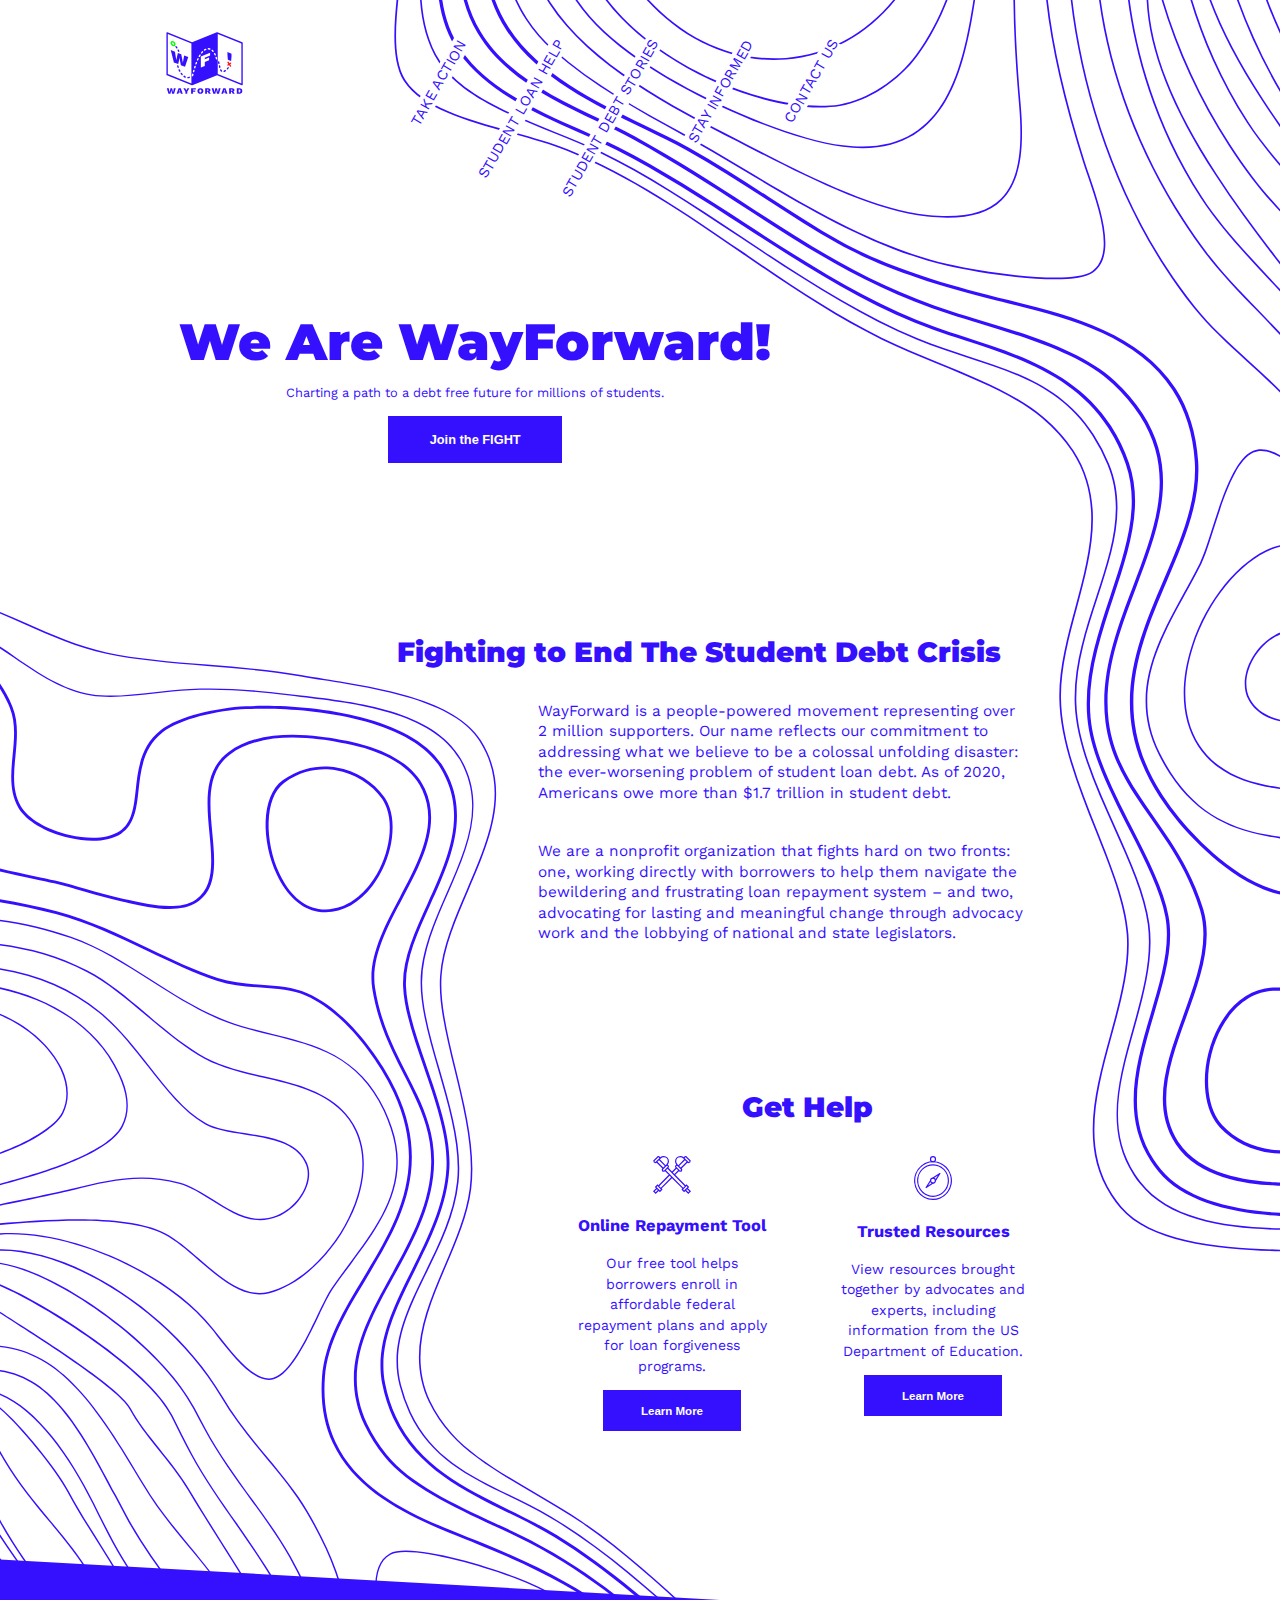
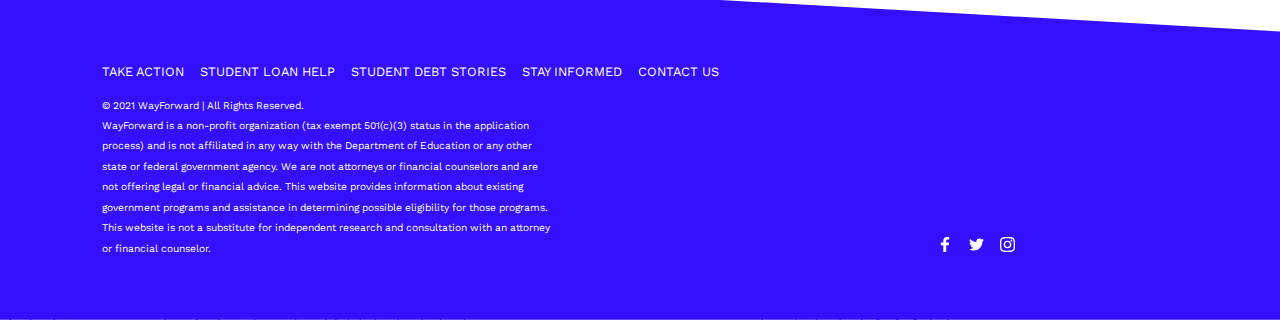
<file: index.html>
<!DOCTYPE html>
<html lang="en">

<head>
  <meta charset="UTF-8">
  <meta http-equiv="X-UA-Compatible" content="IE=edge">
  <meta name="viewport" content="width=device-width, initial-scale=1.0">
  <link rel="stylesheet" href="styles/styles.css">
  <link rel="stylesheet" href="styles/styles-small.css" media="screen and (max-width: 575px)">
  <link rel="stylesheet" href="styles/styles-large.css" media="screen and (min-width: 576px)">
  <link rel="stylesheet" href="styles/home-styles.css" media="screen and (min-width: 576px)">
  <title>Way Forward!</title>
</head>

<body>
  <div class="content">
    <header>
      <nav>
        <div class="menu-wrap">
          <a href="index.html"><img src="assets/logo-transparent-revised.svg" alt="WayForward!" /></a>
          <input type="checkbox" class="toggle">
          <div class="hamburger">
            <div></div>
          </div>
          <div class="menu-nav">
            <div>
              <div>
                <ul class="menu">
                  <li><a href="take-action.html">take action</a></li>
                  <li><a href="student-loan-help.html">student loan help</a></li>
                  <li><a href="student-debt-stories.html">student debt stories</a></li>
                  <li><a href="stay-informed.html">stay informed</a></li>
                  <li><a href="contact-us.html">contact us</a></li>
                </ul>
              </div>
            </div>
          </div>
        </div>
      </nav>
    </header>

    <main>
      <section class="hero call-to-action">
        <h1>We Are WayForward!</h1>
        <h3>Charting a path to a debt free future for millions of students.</h3>

        <a href="take-action.html">
          <button>Join the FIGHT</button>
        </a>
      </section>

      <section class="main">
        <h2 class="subheader-index-1">Fighting to End The Student Debt Crisis</h2>

        <p class="p-index">
          WayForward is a people-powered movement representing over 2 million
          supporters. Our name reflects our commitment to addressing what we
          believe to be a colossal unfolding disaster: the ever-worsening problem
          of student loan debt. As of 2020, Americans owe more than $1.7 trillion
          in student debt.
        </p>

        <p class="p-index">
          We are a nonprofit organization that fights hard on two fronts: one,
          working directly with borrowers to help them navigate the bewildering
          and frustrating loan repayment system – and two, advocating for lasting
          and meaningful change through advocacy work and the lobbying of national
          and state legislators.
        </p>

        <h2 class="subheader-index-2">Get Help</h2>

        <div class="resource-index-1 resource call-to-action">
          <img src="assets/trek-pole.svg" alt="trekking poles" />
          <h3>Online Repayment Tool</h3>
          <p>
            Our free tool helps borrowers enroll in affordable federal repayment
            plans and apply for loan forgiveness programs.
          </p>
          <a href="student-loan-help.html">
            <button>Learn More</button>
          </a>
        </div>

        <div class="resource-index-2 resource call-to-action">
          <img src="assets/compass.svg" alt="compass" />
          <h3>Trusted Resources</h3>
          <p>
            View resources brought together by advocates and experts, including
            information from the US Department of Education.
          </p>
          <a href="student-loan-help.html">
            <button>Learn More</button>
          </a>
        </div>
      </section>
    </main>

    <footer>
      <div class="animation">
        <nav>
          <ul>
            <li><a href="take-action.html">take action</a></li>
            <li><a href="student-loan-help.html">student loan help</a></li>
            <li><a href="student-debt-stories.html">student debt stories</a></li>
            <li><a href="stay-informed.html">stay informed</a></li>
            <li><a href="contact-us.html">contact us</a></li>
          </ul>
        </nav>

        <p class="test">
          © 2021 WayForward | All Rights Reserved.<br />
          WayForward is a non-profit organization (tax exempt 501(c)(3) status in
          the application process) and is not affiliated in any way with the
          Department of Education or any other state or federal government agency.
          We are not attorneys or financial counselors and are not offering legal
          or financial advice. This website provides information about existing
          government programs and assistance in determining possible eligibility
          for those programs. This website is not a substitute for independent
          research and consultation with an attorney or financial counselor.
        </p>

        <div class="social">
          <ul>
            <li><a href="#"><img src="assets/facebook-logo.svg" alt="facebook" /></a></li>
            <li><a href="#"><img src="assets/twitter-logo.svg" alt="twitter" /></a></li>
            <li><a href="#"><img src="assets/instagram-logo.svg" alt="instagram" /></a></li>
          </ul>
        </div>
      </div>
    </footer>
  </div>
</body>

</html>
</file>
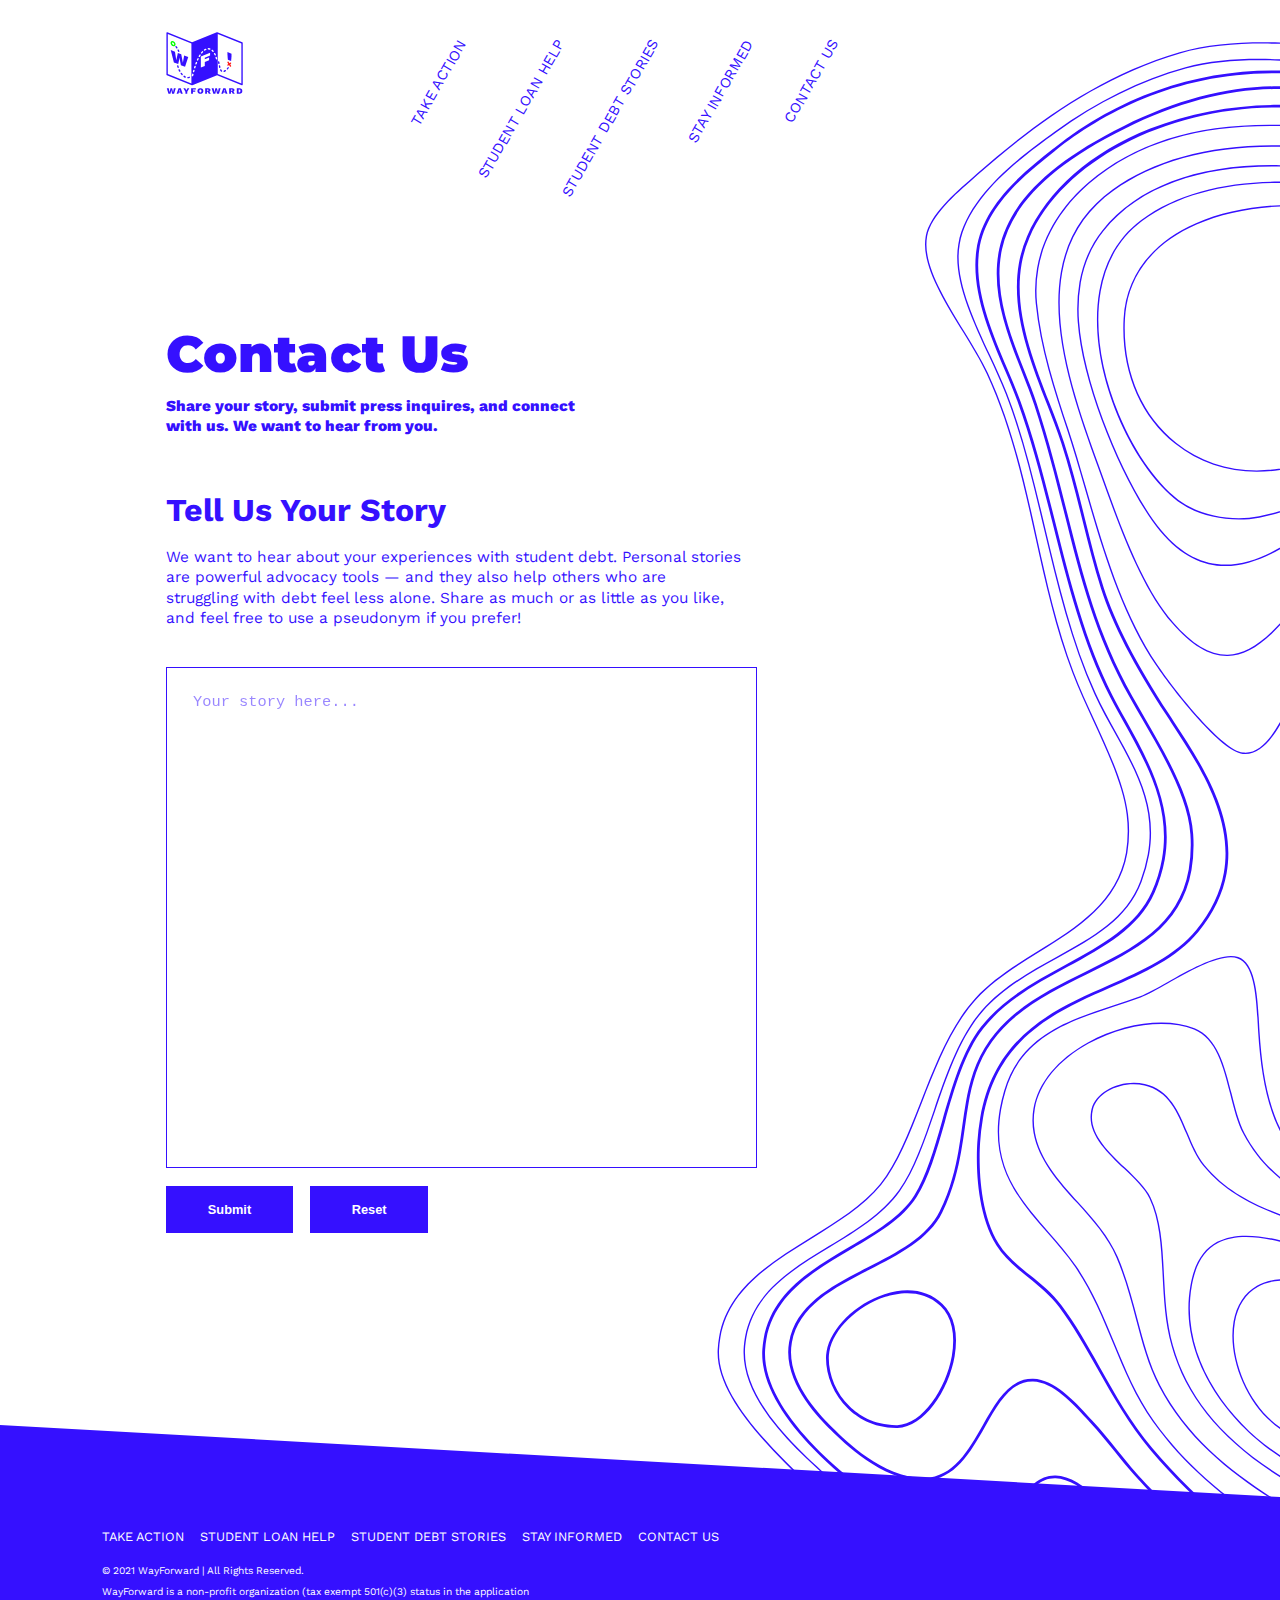
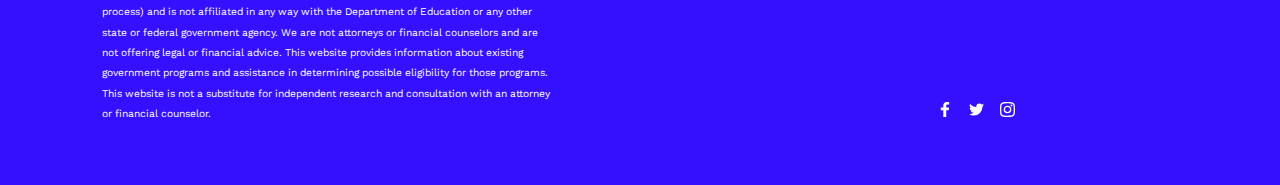
<file: contact-us.html>
<!DOCTYPE html>
<html lang="en">

<head>
    <meta charset="UTF-8">
    <meta http-equiv="X-UA-Compatible" content="IE=edge">
    <meta name="viewport" content="width=device-width, initial-scale=1.0">
    <link rel="stylesheet" href="styles/styles.css">
    <link rel="stylesheet" href="styles/styles-small.css" media="screen and (max-width: 575px)">
    <link rel="stylesheet" href="styles/styles-large.css" media="screen and (min-width: 576px)">
    <link rel="stylesheet" href="styles/contact-us-styles.css" media="screen and (min-width: 576px)">
    <title>WayForward! - Contact Us</title>
</head>

<body>
    <div class="content">
        <header class="flex-container">
            <nav>
                <div class="menu-wrap">
                    <a href="index.html"><img src="assets/logo-transparent-revised.svg" alt="WayForward!" /></a>
                    <input type="checkbox" class="toggle">
                    <div class="hamburger">
                        <div></div>
                    </div>
                    <div class="menu-nav">
                        <div>
                            <div>
                                <ul class="menu">
                                    <li><a href="take-action.html">take action</a></li>
                                    <li><a href="student-loan-help.html">student loan help</a></li>
                                    <li><a href="student-debt-stories.html">student debt stories</a></li>
                                    <li><a href="stay-informed.html">stay informed</a></li>
                                    <li><a href="contact-us.html">contact us</a></li>
                                </ul>
                            </div>
                        </div>
                    </div>
                </div>
            </nav>
        </header>

        <main class="flex-container">
            <section class="hero call-to-action-left">
                <h1>
                    Contact Us
                </h1>

                <h3>
                    Share your story, submit press inquires, and connect with us. We want
                    to hear from you.
                </h3>
            </section>

            <section class="your-story">
                <h2>
                    Tell Us Your Story
                </h2>

                <p>
                    We want to hear about your experiences with student debt. Personal
                    stories are powerful advocacy tools — and they also help others who are
                    struggling with debt feel less alone. Share as much or as little as you
                    like, and feel free to use a pseudonym if you prefer!
                </p>

                <textarea placeholder="Your story here..."></textarea>

                <button>
                    Submit
                </button>
                <button>
                    Reset
                </button>
            </section>
        </main>

        <footer>
            <div class="animation">
                <nav>
                    <ul>
                        <li><a href="take-action.html">take action</a></li>
                        <li><a href="student-loan-help.html">student loan help</a></li>
                        <li><a href="student-debt-stories.html">student debt stories</a></li>
                        <li><a href="stay-informed.html">stay informed</a></li>
                        <li><a href="contact-us.html">contact us</a></li>
                    </ul>
                </nav>
    
                <p>
                    © 2021 WayForward | All Rights Reserved.<br />
                    WayForward is a non-profit organization (tax exempt 501(c)(3) status in
                    the application process) and is not affiliated in any way with the
                    Department of Education or any other state or federal government agency.
                    We are not attorneys or financial counselors and are not offering legal
                    or financial advice. This website provides information about existing
                    government programs and assistance in determining possible eligibility
                    for those programs. This website is not a substitute for independent
                    research and consultation with an attorney or financial counselor.
                </p>
    
                <div class="social">
                    <ul>
                        <li><a href="#"><img src="assets/facebook-logo.svg" alt="facebook" /></a></li>
                        <li><a href="#"><img src="assets/twitter-logo.svg" alt="twitter" /></a></li>
                        <li><a href="#"><img src="assets/instagram-logo.svg" alt="instagram" /></a></li>
                    </ul>
                </div>
            </div>
        </footer>
    </div>
</body>

</html>
</file>
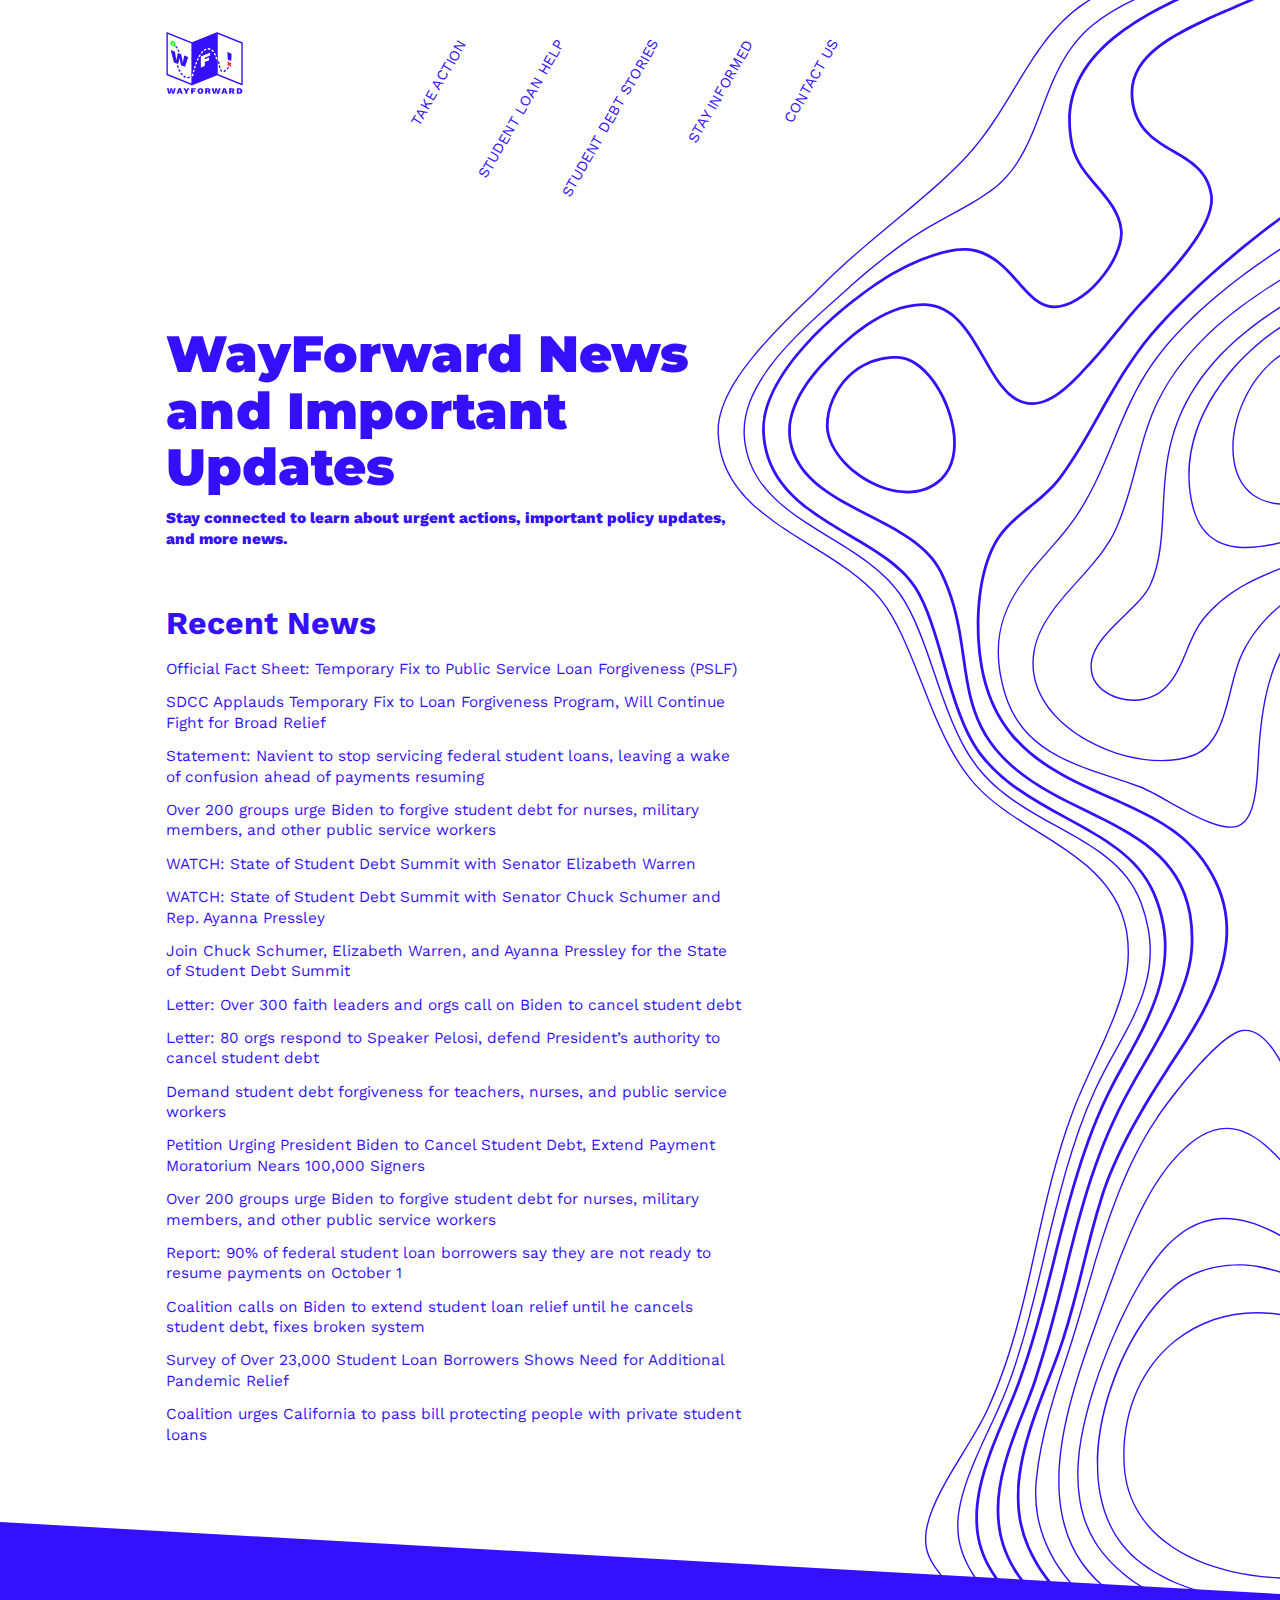
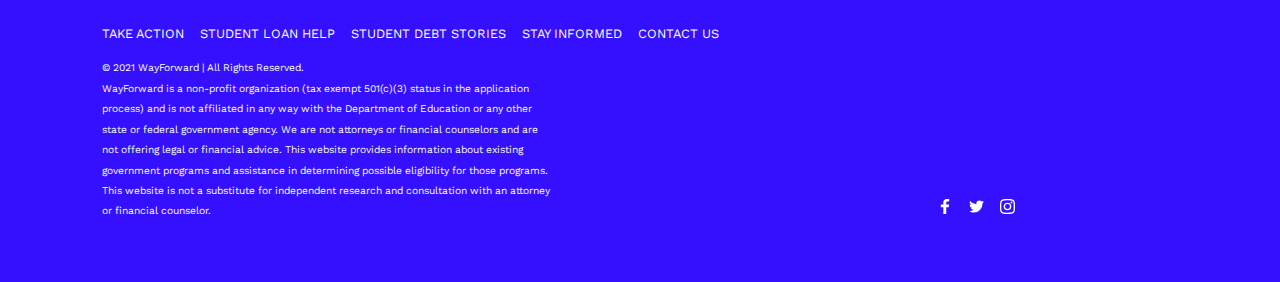
<file: stay-informed.html>
<!DOCTYPE html>
<html lang="en">

<head>
    <meta charset="UTF-8">
    <meta http-equiv="X-UA-Compatible" content="IE=edge">
    <meta name="viewport" content="width=device-width, initial-scale=1.0">
    <link rel="stylesheet" href="styles/styles.css">
    <link rel="stylesheet" href="styles/styles-small.css" media="screen and (max-width: 575px)">
    <link rel="stylesheet" href="styles/styles-large.css" media="screen and (min-width: 576px)">
    <link rel="stylesheet" href="styles/stay-informed-styles.css" media="screen and (min-width: 576px)">
    <title>WayForward! - Stay Informed</title>
</head>

<body>
    <div class="content">
        <header class="flex-container">
            <nav>
                <div class="menu-wrap">
                    <a href="index.html"><img src="assets/logo-transparent-revised.svg" alt="WayForward!" /></a>
                    <input type="checkbox" class="toggle">
                    <div class="hamburger">
                        <div></div>
                    </div>
                    <div class="menu-nav">
                        <div>
                            <div>
                                <ul class="menu">
                                    <li><a href="take-action.html">take action</a></li>
                                    <li><a href="student-loan-help.html">student loan help</a></li>
                                    <li><a href="student-debt-stories.html">student debt stories</a></li>
                                    <li><a href="stay-informed.html">stay informed</a></li>
                                    <li><a href="contact-us.html">contact us</a></li>
                                </ul>
                            </div>
                        </div>
                    </div>
                </div>
            </nav>
        </header>

        <main class="flex-container">
            <section class="hero call-to-action-left">
                <h1>
                    WayForward News and Important Updates
                </h1>

                <h3>
                    Stay connected to learn about urgent actions, important policy
                    updates, and more news.
                </h3>
            </section>

            <section class="news">
                <h2>
                    Recent News
                </h2>

                <ul>
                    <li>
                        Official Fact Sheet: Temporary Fix to Public Service Loan Forgiveness
                        (PSLF)
                    </li>
                    <li>
                        SDCC Applauds Temporary Fix to Loan Forgiveness Program, Will Continue
                        Fight for Broad Relief
                    </li>
                    <li>
                        Statement: Navient to stop servicing federal student loans, leaving a
                        wake of confusion ahead of payments resuming
                    </li>
                    <li>
                        Over 200 groups urge Biden to forgive student debt for nurses,
                        military members, and other public service workers
                    </li>
                    <li>
                        WATCH: State of Student Debt Summit with Senator Elizabeth Warren
                    </li>
                    <li>
                        WATCH: State of Student Debt Summit with Senator Chuck Schumer and
                        Rep. Ayanna Pressley
                    </li>
                    <li>
                        Join Chuck Schumer, Elizabeth Warren, and Ayanna Pressley for the
                        State of Student Debt Summit
                    </li>
                    <li>
                        Letter: Over 300 faith leaders and orgs call on Biden to cancel
                        student debt
                    </li>
                    <li>
                        Letter: 80 orgs respond to Speaker Pelosi, defend President’s
                        authority to cancel student debt
                    </li>
                    <li>
                        Demand student debt forgiveness for teachers, nurses, and public
                        service workers
                    </li>
                    <li>
                        Petition Urging President Biden to Cancel Student Debt, Extend Payment
                        Moratorium Nears 100,000 Signers
                    </li>
                    <li>
                        Over 200 groups urge Biden to forgive student debt for nurses,
                        military members, and other public service workers
                    </li>
                    <li>
                        Report: 90% of federal student loan borrowers say they are not ready
                        to resume payments on October 1
                    </li>
                    <li>
                        Coalition calls on Biden to extend student loan relief until he
                        cancels student debt, fixes broken system
                    </li>
                    <li>
                        Survey of Over 23,000 Student Loan Borrowers Shows Need for Additional
                        Pandemic Relief
                    </li>
                    <li>
                        Coalition urges California to pass bill protecting people with private
                        student loans
                    </li>
                </ul>
            </section>
        </main>

        <footer>
            <div class="animation">
                <nav>
                    <ul>
                        <li><a href="take-action.html">take action</a></li>
                        <li><a href="student-loan-help.html">student loan help</a></li>
                        <li><a href="student-debt-stories.html">student debt stories</a></li>
                        <li><a href="stay-informed.html">stay informed</a></li>
                        <li><a href="contact-us.html">contact us</a></li>
                    </ul>
                </nav>

                <p>
                    © 2021 WayForward | All Rights Reserved.<br />
                    WayForward is a non-profit organization (tax exempt 501(c)(3) status in
                    the application process) and is not affiliated in any way with the
                    Department of Education or any other state or federal government agency.
                    We are not attorneys or financial counselors and are not offering legal
                    or financial advice. This website provides information about existing
                    government programs and assistance in determining possible eligibility
                    for those programs. This website is not a substitute for independent
                    research and consultation with an attorney or financial counselor.
                </p>

                <div class="social">
                    <ul>
                        <li><a href="#"><img src="assets/facebook-logo.svg" alt="facebook" /></a></li>
                        <li><a href="#"><img src="assets/twitter-logo.svg" alt="twitter" /></a></li>
                        <li><a href="#"><img src="assets/instagram-logo.svg" alt="instagram" /></a></li>
                    </ul>
                </div>
            </div>
        </footer>
    </div>
</body>

</html>
</file>
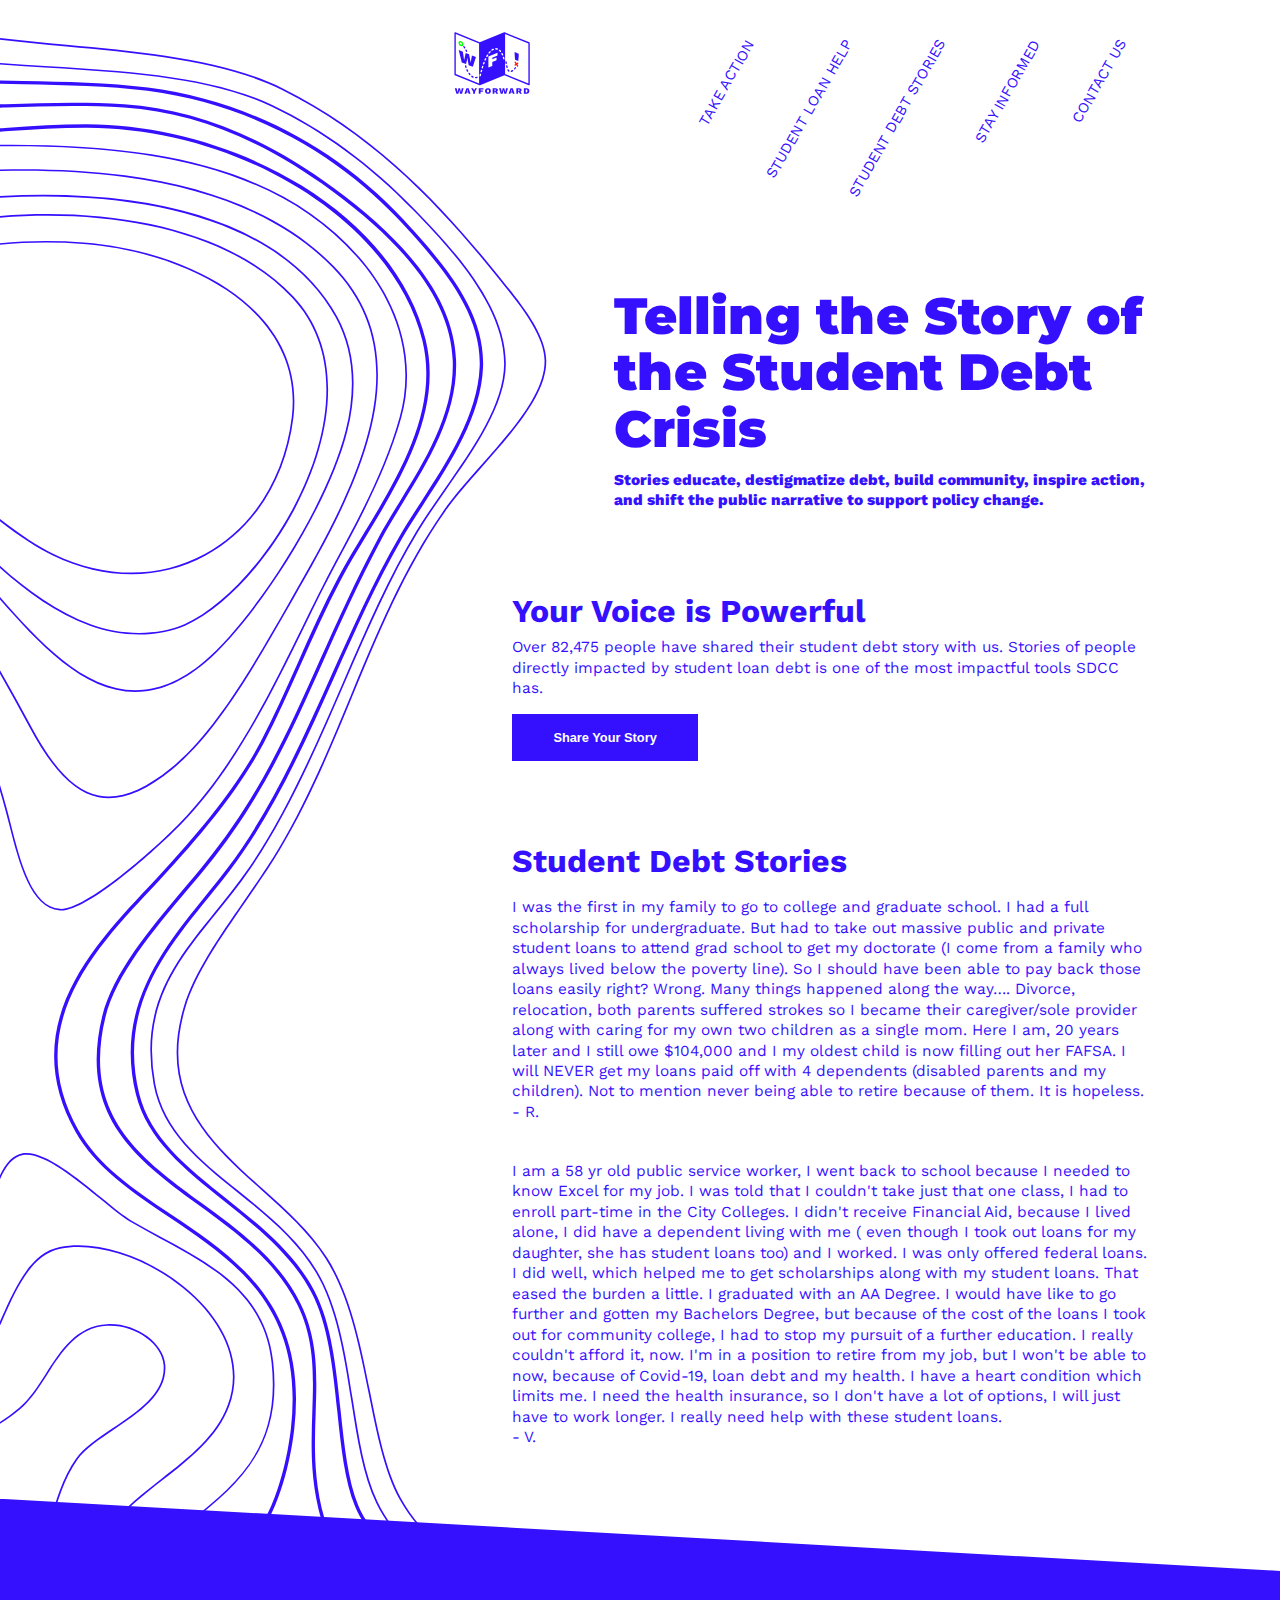
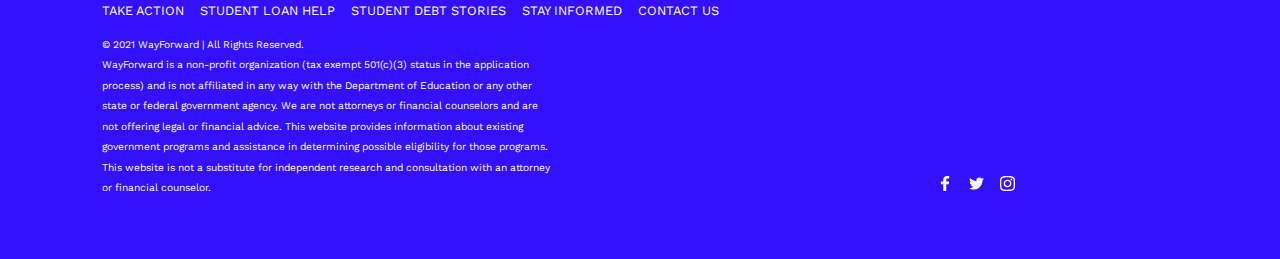
<file: student-debt-stories.html>
<!DOCTYPE html>
<html lang="en">

<head>
    <meta charset="UTF-8">
    <meta http-equiv="X-UA-Compatible" content="IE=edge">
    <meta name="viewport" content="width=device-width, initial-scale=1.0">
    <link rel="stylesheet" href="styles/styles.css">
    <link rel="stylesheet" href="styles/styles-small.css" media="screen and (max-width: 575px)">
    <link rel="stylesheet" href="styles/styles-large.css" media="screen and (min-width: 576px)">
    <link rel="stylesheet" href="styles/student-debt-stories-styles.css" media="screen and (min-width: 576px)">
    <title>WayForward! - Student Debt Stories</title>
</head>

<body>
    <div class="content">
        <header class="flex-container">
            <nav>
                <div class="menu-wrap">
                    <a href="index.html"><img src="assets/logo-transparent-revised.svg" alt="WayForward!" /></a>
                    <input type="checkbox" class="toggle">
                    <div class="hamburger">
                        <div></div>
                    </div>
                    <div class="menu-nav">
                        <div>
                            <div>
                                <ul class="menu">
                                    <li><a href="take-action.html">take action</a></li>
                                    <li><a href="student-loan-help.html">student loan help</a></li>
                                    <li><a href="student-debt-stories.html">student debt stories</a></li>
                                    <li><a href="stay-informed.html">stay informed</a></li>
                                    <li><a href="contact-us.html">contact us</a></li>
                                </ul>
                            </div>
                        </div>
                    </div>
                </div>
            </nav>
        </header>

        <main class="flex-container">
            <section class="hero call-to-action-left">
                <h1>
                    Telling the Story of the Student Debt Crisis
                </h1>

                <h3>
                    Stories educate, destigmatize debt, build community, inspire action,
                    and shift the public narrative to support policy change.
                </h3>
            </section>

            <section class="voice">
                <h2>
                    Your Voice is Powerful
                </h2>

                <p>
                    Over 82,475 people have shared their student debt story with us. Stories
                    of people directly impacted by student loan debt is one of the most
                    impactful tools SDCC has.
                </p>

                <a href="contact-us.html">
                    <button>Share Your Story</button>
                </a>
            </section>

            <section class="stories">
                <h2>
                    Student Debt Stories
                </h2>

                <p>
                    I was the first in my family to go to college and graduate school. I had
                    a full scholarship for undergraduate. But had to take out massive public
                    and private student loans to attend grad school to get my doctorate (I
                    come from a family who always lived below the poverty line). So I should
                    have been able to pay back those loans easily right? Wrong. Many things
                    happened along the way…. Divorce, relocation, both parents suffered
                    strokes so I became their caregiver/sole provider along with caring for
                    my own two children as a single mom. Here I am, 20 years later and I
                    still owe $104,000 and I my oldest child is now filling out her FAFSA. I
                    will NEVER get my loans paid off with 4 dependents (disabled parents and
                    my children). Not to mention never being able to retire because of them.
                    It is hopeless.
                    <br />- R.
                </p>

                <p>
                    I am a 58 yr old public service worker, I went back to school because I
                    needed to know Excel for my job. I was told that I couldn't take just
                    that one class, I had to enroll part-time in the City Colleges. I didn't
                    receive Financial Aid, because I lived alone, I did have a dependent
                    living with me ( even though I took out loans for my daughter, she has
                    student loans too) and I worked. I was only offered federal loans. I did
                    well, which helped me to get scholarships along with my student loans.
                    That eased the burden a little. I graduated with an AA Degree. I would
                    have like to go further and gotten my Bachelors Degree, but because of
                    the cost of the loans I took out for community college, I had to stop my
                    pursuit of a further education. I really couldn't afford it, now. I'm in
                    a position to retire from my job, but I won't be able to now, because of
                    Covid-19, loan debt and my health. I have a heart condition which limits
                    me. I need the health insurance, so I don't have a lot of options, I
                    will just have to work longer. I really need help with these student
                    loans.
                    <br />- V.
                </p>
            </section>
        </main>

        <footer>
            <div class="animation">
                <nav>
                    <ul>
                        <li><a href="take-action.html">take action</a></li>
                        <li><a href="student-loan-help.html">student loan help</a></li>
                        <li><a href="student-debt-stories.html">student debt stories</a></li>
                        <li><a href="stay-informed.html">stay informed</a></li>
                        <li><a href="contact-us.html">contact us</a></li>
                    </ul>
                </nav>

                <p>
                    © 2021 WayForward | All Rights Reserved.<br />
                    WayForward is a non-profit organization (tax exempt 501(c)(3) status in
                    the application process) and is not affiliated in any way with the
                    Department of Education or any other state or federal government agency.
                    We are not attorneys or financial counselors and are not offering legal
                    or financial advice. This website provides information about existing
                    government programs and assistance in determining possible eligibility
                    for those programs. This website is not a substitute for independent
                    research and consultation with an attorney or financial counselor.
                </p>

                <div class="social">
                    <ul>
                        <li><a href="#"><img src="assets/facebook-logo.svg" alt="facebook" /></a></li>
                        <li><a href="#"><img src="assets/twitter-logo.svg" alt="twitter" /></a></li>
                        <li><a href="#"><img src="assets/instagram-logo.svg" alt="instagram" /></a></li>
                    </ul>
                </div>
            </div>
        </footer>
    </div>
</body>

</html>
</file>
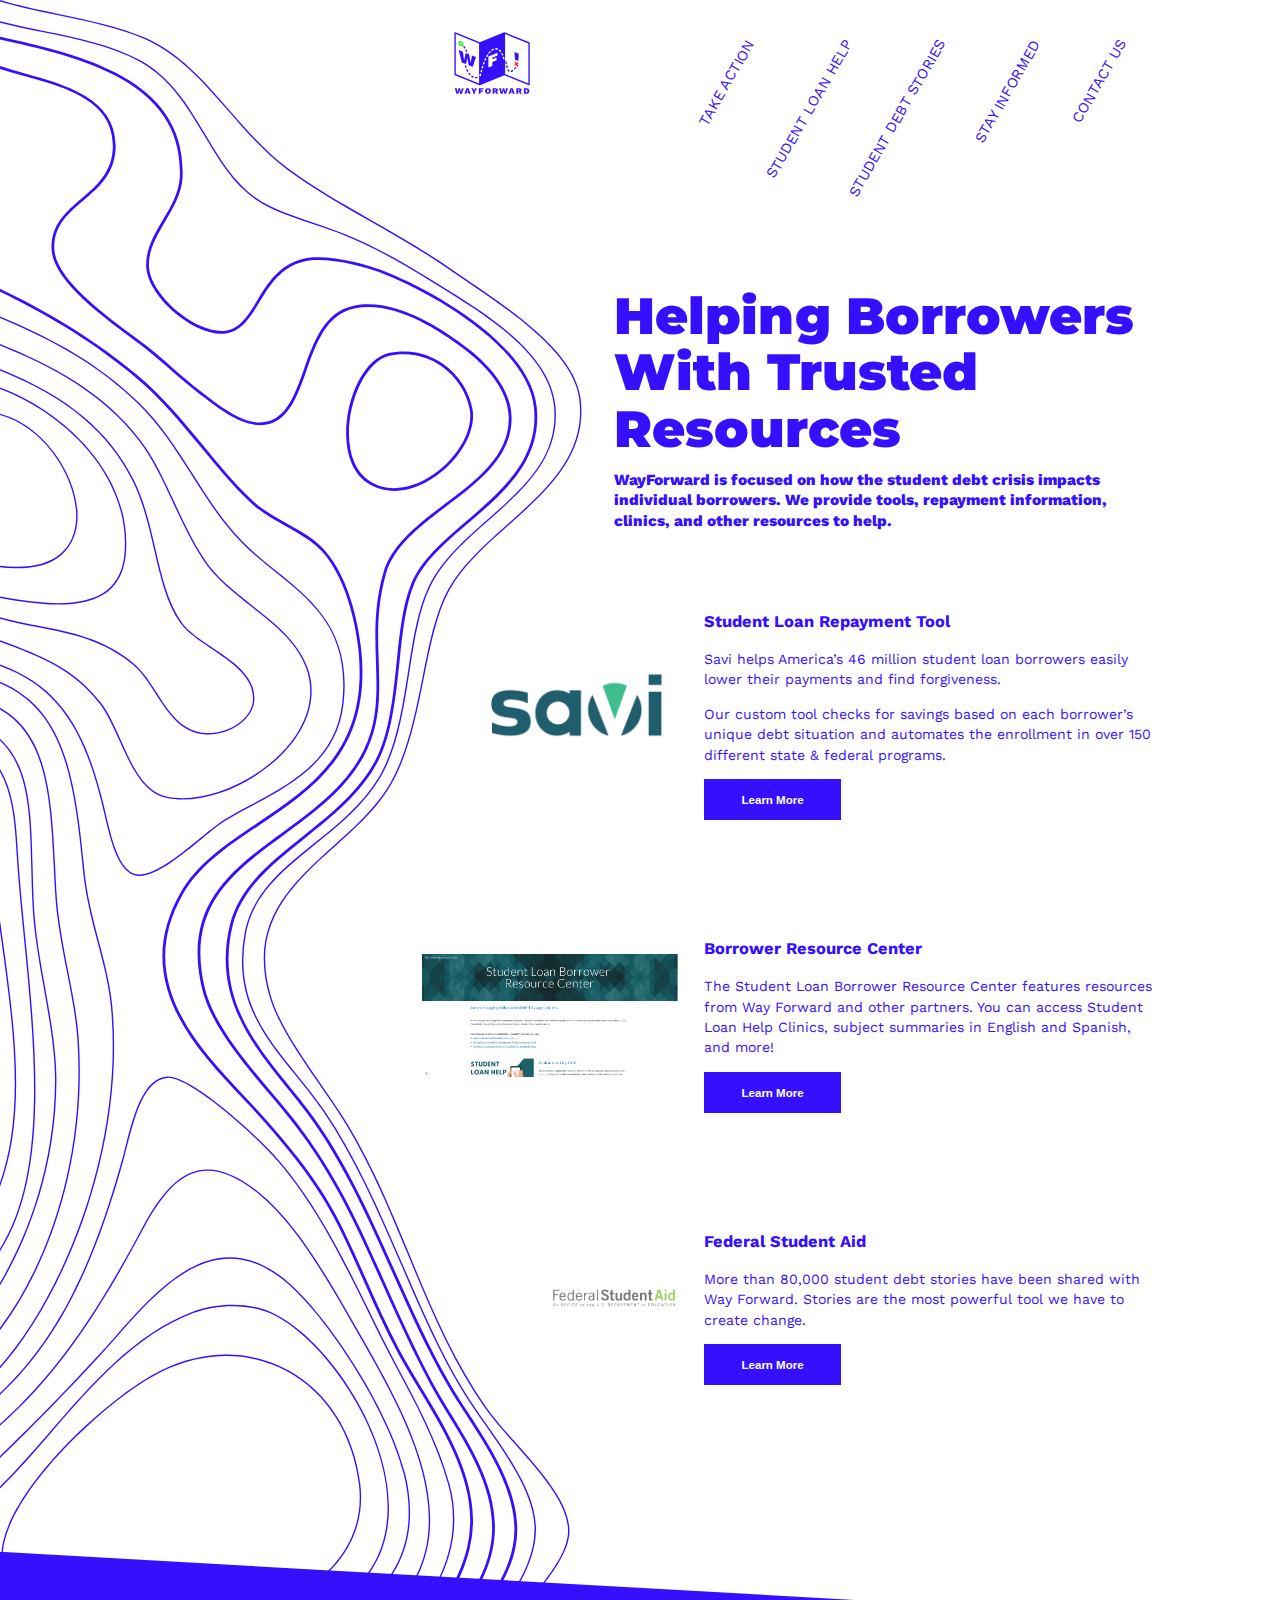
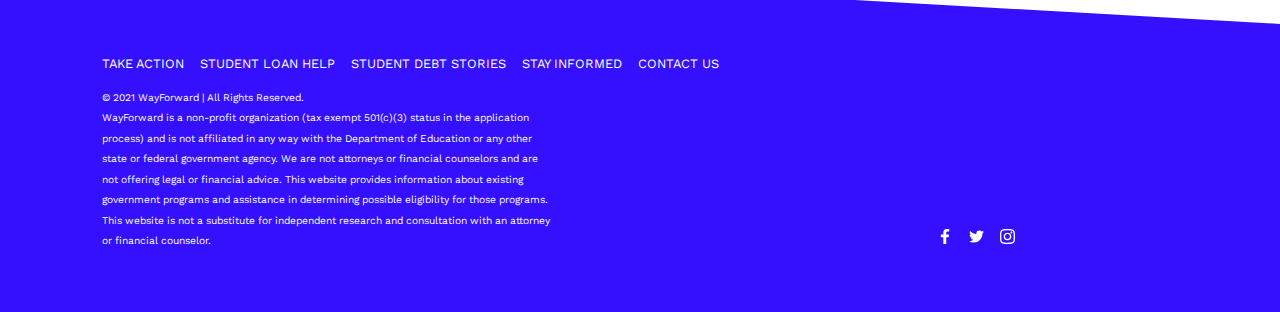
<file: student-loan-help.html>
<!DOCTYPE html>
<html lang="en">

<head>
  <meta charset="UTF-8">
  <meta http-equiv="X-UA-Compatible" content="IE=edge">
  <meta name="viewport" content="width=device-width, initial-scale=1.0">
  <link rel="stylesheet" href="styles/styles.css">
  <link rel="stylesheet" href="styles/styles-small.css" media="screen and (max-width: 575px)">
  <link rel="stylesheet" href="styles/styles-large.css" media="screen and (min-width: 576px)">
  <link rel="stylesheet" href="styles/student-loan-help-styles.css" media="screen and (min-width: 576px)">
  <title>WayForward! - Student Loan Help</title>
</head>

<body>
  <div class="content">
    <header class="flex-container">
      <nav>
        <div class="menu-wrap">
          <a href="index.html"><img src="assets/logo-transparent-revised.svg" alt="WayForward!" /></a>
          <input type="checkbox" class="toggle">
          <div class="hamburger">
            <div></div>
          </div>
          <div class="menu-nav">
            <div>
              <div>
                <ul class="menu">
                  <li><a href="take-action.html">take action</a></li>
                  <li><a href="student-loan-help.html">student loan help</a></li>
                  <li><a href="student-debt-stories.html">student debt stories</a></li>
                  <li><a href="stay-informed.html">stay informed</a></li>
                  <li><a href="contact-us.html">contact us</a></li>
                </ul>
              </div>
            </div>
          </div>
        </div>
      </nav>
    </header>

    <main class="flex-container">
      <section class="hero call-to-action-left">
        <h1>
          Helping Borrowers With Trusted Resources
        </h1>

        <h3>
          WayForward is focused on how the student debt crisis impacts
          individual borrowers. We provide tools, repayment information,
          clinics, and other resources to help.
        </h3>
      </section>

      <section class="tools">
        <div class="resource2">
          <div class="image image1">
            <img src="assets/Savi-logo.png" alt="Savi logo" />
          </div>
          <div class="module">
            <h3>
              Student Loan Repayment Tool
            </h3>
            <p>
              Savi helps America’s 46 million student loan borrowers easily lower
              their payments and find forgiveness.
            </p>
            <p>
              Our custom tool checks for savings based on each borrower’s unique
              debt situation and automates the enrollment in over 150 different
              state & federal programs.
            </p>
            <a href="https://app.bysavi.com/register/borrowers" target="_blank">
              <button>
                Learn More
              </button>
            </a>
          </div>
        </div>

        <div class="resource2">
          <div class="image image2">
            <img src="assets/student-loan-boarrower-resource-center-website.png"
              alt="The Student Loan Resource Center" />
          </div>
          <div class="module">
            <h3>
              Borrower Resource Center
            </h3>
            <p>
              The Student Loan Borrower Resource Center features resources from Way
              Forward and other partners. You can access Student Loan Help Clinics,
              subject summaries in English and Spanish, and more!
            </p>
            <a href="https://sites.google.com/studentdebtcrisis.org/borrower-resource-center" target="_blank">
              <button>
                Learn More
              </button>
            </a>
          </div>
        </div>

        <div class="resource2">
          <div class="image image3">
            <img src="assets/FSA-logo_432x216.png" alt="Federal Student Aid logo" />
          </div>
          <div class="module">
            <h3>
              Federal Student Aid
            </h3>
            <p>
              More than 80,000 student debt stories have been shared with Way
              Forward. Stories are the most powerful tool we have to create change.
            </p>
            <a href="https://studentaid.gov/h/manage-loans" target="_blank">
              <button>
                Learn More
              </button>
            </a>
          </div>
        </div>
      </section>
    </main>

    <footer>
      <div class="animation">
        <nav>
          <ul>
            <li><a href="take-action.html">take action</a></li>
            <li><a href="student-loan-help.html">student loan help</a></li>
            <li><a href="student-debt-stories.html">student debt stories</a></li>
            <li><a href="stay-informed.html">stay informed</a></li>
            <li><a href="contact-us.html">contact us</a></li>
          </ul>
        </nav>

        <p>
          © 2021 WayForward | All Rights Reserved.<br />
          WayForward is a non-profit organization (tax exempt 501(c)(3) status in
          the application process) and is not affiliated in any way with the
          Department of Education or any other state or federal government agency.
          We are not attorneys or financial counselors and are not offering legal
          or financial advice. This website provides information about existing
          government programs and assistance in determining possible eligibility
          for those programs. This website is not a substitute for independent
          research and consultation with an attorney or financial counselor.
        </p>

        <div class="social">
          <ul>
            <li><a href="#"><img src="assets/facebook-logo.svg" alt="facebook" /></a></li>
            <li><a href="#"><img src="assets/twitter-logo.svg" alt="twitter" /></a></li>
            <li><a href="#"><img src="assets/instagram-logo.svg" alt="instagram" /></a></li>
          </ul>
        </div>
      </div>
    </footer>
  </div>
</body>

</html>
</file>
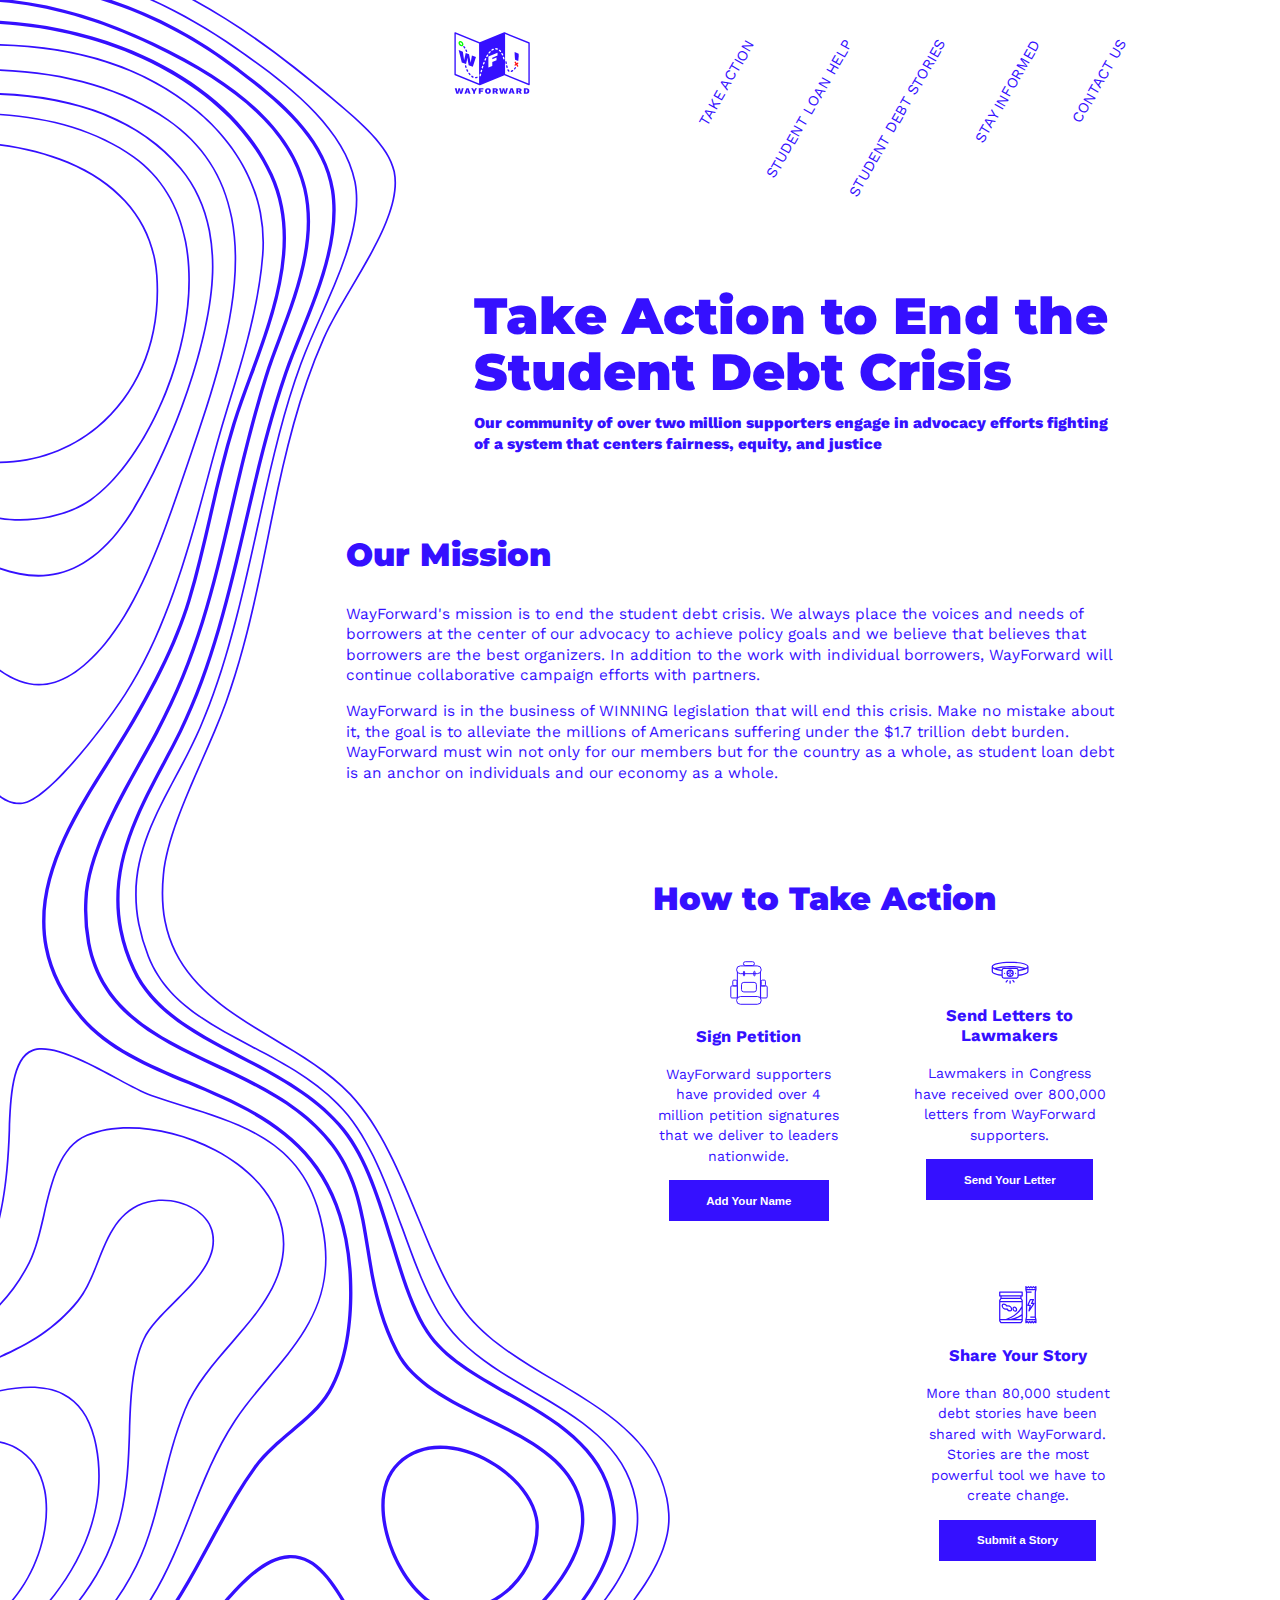
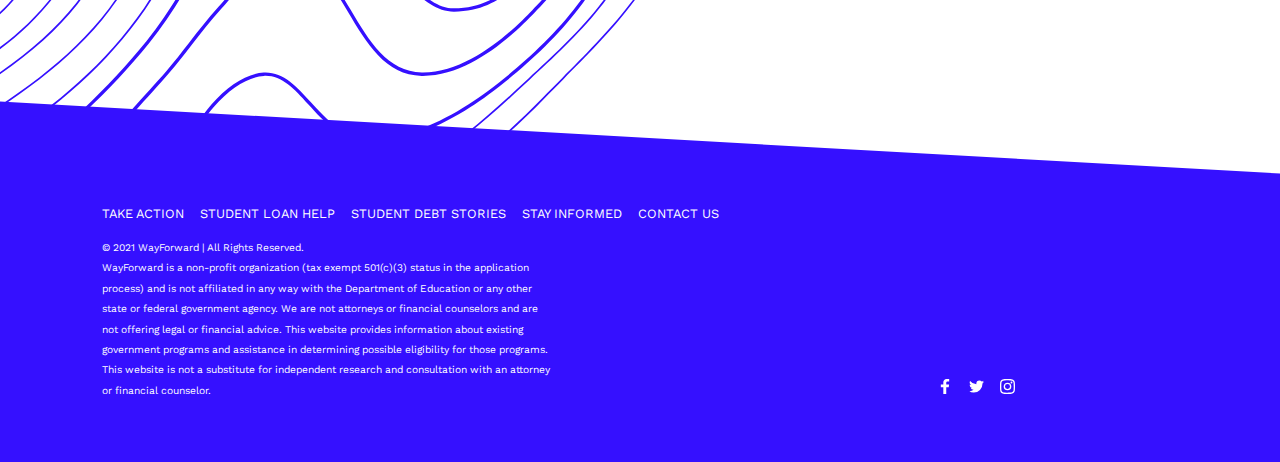
<file: take-action.html>
<!DOCTYPE html>
<html lang="en">

<head>
    <meta charset="UTF-8">
    <meta http-equiv="X-UA-Compatible" content="IE=edge">
    <meta name="viewport" content="width=device-width, initial-scale=1.0">
    <link rel="stylesheet" href="styles/styles.css">
    <link rel="stylesheet" href="styles/styles-small.css" media="screen and (max-width: 575px)">
    <link rel="stylesheet" href="styles/styles-large.css" media="screen and (min-width: 576px)">
    <link rel="stylesheet" href="styles/take-action-styles.css" media="screen and (min-width: 576px)">
    <title>WayForward! - Take Action</title>
</head>

<body>
    <div class="content">
        <header class="flex-container">
            <nav>
                <div class="menu-wrap">
                    <a href="index.html"><img src="assets/logo-transparent-revised.svg" alt="WayForward!" /></a>
                    <input type="checkbox" class="toggle">
                    <div class="hamburger">
                        <div></div>
                    </div>
                    <div class="menu-nav">
                        <div>
                            <div>
                                <ul class="menu">
                                    <li><a href="take-action.html">take action</a></li>
                                    <li><a href="student-loan-help.html">student loan help</a></li>
                                    <li><a href="student-debt-stories.html">student debt stories</a></li>
                                    <li><a href="stay-informed.html">stay informed</a></li>
                                    <li><a href="contact-us.html">contact us</a></li>
                                </ul>
                            </div>
                        </div>
                    </div>
                </div>
            </nav>
        </header>

        <main class="flex-container">
            <section class="hero call-to-action-left">
                <h1>
                    Take Action to End the Student Debt Crisis
                </h1>

                <h3>
                    Our community of over two million supporters engage in advocacy
                    efforts fighting of a system that centers fairness, equity, and
                    justice
                </h3>
            </section>

            <section class="mission">
                <h2>
                    Our Mission
                </h2>

                <p>
                    WayForward's mission is to end the student debt crisis. We always place
                    the voices and needs of borrowers at the center of our advocacy to
                    achieve policy goals and we believe that believes that borrowers are the
                    best organizers. In addition to the work with individual borrowers, WayForward will continue
                    collaborative campaign efforts with partners.
                </p>

                <p>
                    WayForward is in the business of WINNING legislation that will end this
                    crisis. Make no mistake about it, the goal is to alleviate the millions
                    of Americans suffering under the $1.7 trillion debt burden. WayForward
                    must win not only for our members but for the country as a whole, as
                    student loan debt is an anchor on individuals and our economy as a
                    whole.
                </p>
            </section>

            <section class="take-action">
                <h2>
                    How to Take Action
                </h2>

                <div class="resource resource-index-1 call-to-action">
                    <img src="assets/backpack.svg" alt="backpack" />
                    <h3>
                        Sign Petition
                    </h3>
                    <p>
                        WayForward supporters have provided over 4 million petition
                        signatures that we deliver to leaders nationwide.
                    </p>
                    <a href="https://sign.moveon.org/petitions/support-the-student-loan" target="_blank">
                        <button>
                            Add Your Name
                        </button>
                    </a>
                </div>

                <div class="resource resource-index-2 call-to-action">
                    <img src="assets/headlamp.svg" alt="headlamp" />
                    <h3>
                        Send Letters to Lawmakers
                    </h3>
                    <p>
                        Lawmakers in Congress have received over 800,000 letters from WayForward supporters.
                    </p>
                    <a href="https://actionnetwork.org/letters/student-loan-reform-100-days" target="_blank">
                        <button>
                            Send Your Letter
                        </button>
                    </a>
                </div>

                <div class="resource resource-index-3 call-to-action">
                    <img src="assets/powerbar.svg" alt="powerbar" />
                    <h3>
                        Share Your Story
                    </h3>
                    <p>
                        More than 80,000 student debt stories have been shared with WayForward. Stories are the most
                        powerful tool we have to create change.
                    </p>
                    <a href="contact-us.html">
                        <button>
                            Submit a Story
                        </button>
                    </a>
                </div>
            </section>
        </main>

        <footer>
            <div class="animation">
                <nav>
                    <ul>
                        <li><a href="take-action.html">take action</a></li>
                        <li><a href="student-loan-help.html">student loan help</a></li>
                        <li><a href="student-debt-stories.html">student debt stories</a></li>
                        <li><a href="stay-informed.html">stay informed</a></li>
                        <li><a href="contact-us.html">contact us</a></li>
                    </ul>
                </nav>

                <p>
                    © 2021 WayForward | All Rights Reserved.<br />
                    WayForward is a non-profit organization (tax exempt 501(c)(3) status in
                    the application process) and is not affiliated in any way with the
                    Department of Education or any other state or federal government agency.
                    We are not attorneys or financial counselors and are not offering legal
                    or financial advice. This website provides information about existing
                    government programs and assistance in determining possible eligibility
                    for those programs. This website is not a substitute for independent
                    research and consultation with an attorney or financial counselor.
                </p>

                <div class="social">
                    <ul>
                        <li><a href="#"><img src="assets/facebook-logo.svg" alt="facebook" /></a></li>
                        <li><a href="#"><img src="assets/twitter-logo.svg" alt="twitter" /></a></li>
                        <li><a href="#"><img src="assets/instagram-logo.svg" alt="instagram" /></a></li>
                    </ul>
                </div>
            </div>
        </footer>
    </div>
</body>

</html>
</file>
<file: styles/styles.css>
@import url('https://fonts.googleapis.com/css2?family=Montserrat:wght@900&family=Work+Sans:wght@400;800;900&display=swap');

:root {
    --primary-color: #3510FF;
    --secondary-color: #fff;
}

body {
    margin: 0;
    padding: 0;
    color: var(--primary-color);
    font-family: 'Work Sans', sans-serif;
}

button {
    background: var(--primary-color);
    border: .3em var(--primary-color) solid;
    color: var(--secondary-color);
    padding: 1em 3em;
    font-weight: 900;
    transition: all 0.4s
  }

  button:hover {
    background: none;
    border: .3em var(--primary-color) solid;
    border-radius: 3em;
    color: var(--primary-color);
    cursor: pointer;
  }
</file>
<file: styles/styles-small.css>
body {
    line-height: 1.5em;
}

main {
    margin-top: 6em;
    padding: 0 2em;
}

main section {
    margin-bottom: 5em;
}

.hero button {
    background: var(--secondary-color);
    border: .3em var(--secondary-color) solid;
    color: var(--primary-color);
    padding: 1em 3em;
    font-weight: 900;
    transition: all 0.4s
}

.hero button:hover {
    border-radius: 3em;
    color: var(--primary-color);
    cursor: pointer;
}

.hero {
    background: var(--primary-color);
    color: var(--secondary-color);
    text-align: center;
    padding: 1em 1em 2em 1em;
    margin-left: -2em;
    margin-right: -2em;
}

.hero h3 {
    font-size: 1em;
    font-weight: 400;
}

main h2 {
    margin-bottom: 1.2em;
}

main p {
    margin-top: 0;
}

.resource,
.resource2 {
    text-align: center;
    margin-bottom: 3em;
}

.tools > div:first-child {
    margin-bottom: 5em;
}

.resource2 .image img {
    width: 20em;
}

.resource2 .image2 {
    margin-bottom: 3em;
}

h2 {
    text-align: center;
}

.subheader-index-2 {
    margin-top: 3em;
}

.voice {
    text-align: center;
    margin: 0 0 5em 0;
}

/* .stories,
.news,
.your-story {
    margin-bottom: 4em;
} */

.your-story textarea {
    display: block;
    border: solid 1px var(--primary-color);
    outline: none;
    resize: none;
    width: 96%;
    height: 10em;
    padding: .5em;
    color: var(--primary-color);
    font-size: 1em;
    margin-top: 4em;
    margin-bottom: 1em;
}

.your-story textarea::placeholder {
    color: var(--primary-color);
    opacity: .5;
    font-size: 1em;
}

/* header */
header nav img {
    width: 5em;
    margin: .8em 0 .5em 0;
}

/* navigation menu */
.menu li {
    text-transform: uppercase;
}

.menu-wrap {
    position: fixed;
    top: 0;
    left: 0;
    z-index: 1;
    background: var(--secondary-color);
    width: 100%;
    display: flex;
    align-items: center;
    justify-content: center;
}

.menu-wrap .toggle {
    position: absolute;
    top: 0;
    left: 0;
    z-index: 2;
    cursor: pointer;
    width: 50px;
    height: 50px;
    opacity: 0;
}

.menu-wrap .hamburger {
    position: absolute;
    top: 0;
    left: 0;
    z-index: 1;
    width: 25px;
    height: 25px;
    padding: 1rem;
    display: flex;
    align-items: center;
    justify-content: center;
}

/* menu lines */
.menu-wrap .hamburger>div {
    position: relative;
    width: 100%;
    height: 2px;
    background-color: var(--primary-color);
    display: flex;
    align-items: center;
    justify-content: center;
    z-index: 4;
    transition: all 0.4s ease;
}

.menu-wrap .hamburger>div:before,
.menu-wrap .hamburger>div:after {
    content: '';
    position: absolute;
    z-index: 1;
    top: -10px;
    width: 100%;
    height: 2px;
    background: inherit;
}

/* move line down */
.menu-wrap .hamburger>div:after {
    top: 10px;
}

/* toggle animation */
.menu-wrap .toggle:checked+.hamburger>div {
    transform: rotate(135deg);
    background-color: var(--secondary-color);
}

.menu-wrap .toggle:checked+.hamburger>div:before,
.menu-wrap .toggle:checked+.hamburger>div:after {
    top: 0;
    transform: rotate(90deg);
    background-color: var(--secondary-color);
}

.menu-wrap .toggle:checked:hover+.hamburger>div {
    transform: rotate(225deg);
}

/* show menu */
.menu-wrap .toggle:checked~.menu-nav {
    visibility: visible;
}

.menu-wrap .toggle:checked~.menu-nav>div {
    transform: scale(1);
    transition-duration: 0.4s;
}

.menu-wrap .toggle:checked~.menu-nav>div>div {
    opacity: 1;
    transition: opacity 0.4s ease;
}

.menu-wrap .menu-nav {
    position: fixed;
    top: 0;
    left: 0;
    width: 100%;
    height: 100%;
    visibility: hidden;
    overflow: hidden;
    display: flex;
    align-items: center;
    justify-content: center;
}

.menu-wrap .menu-nav>div {
    background: rgba(0, 0, 255, .8);
    border-radius: 50%;
    width: 200vw;
    height: 200vw;
    display: flex;
    flex: none;
    align-items: center;
    justify-content: center;
    transform: scale(0);
    transition: all 0.4s ease;
}

.menu-wrap .menu-nav>div>div {
    text-align: center;
    max-width: 90vw;
    max-height: 100vh;
    opacity: 0;
    transition: opacity 0.4s ease;
}

.menu-wrap .menu-nav>div>div>ul>li {
    list-style: none;
    color: var(--secondary-color);
    font-size: 1.5rem;
    padding: 1rem;
}

.menu-wrap .menu-nav>div>div>ul>li>a {
    color: inherit;
    text-decoration: none;
    transition: all 0.4s ease;
}

.menu-wrap .menu-nav>div>div>ul>li>a:hover {
    background: var(--secondary-color);
    color: var(--primary-color);
}

/* footer */
footer {
    background: var(--primary-color);
    color: var(--secondary-color);
    font-size: .8em;
    padding: 1em;
}

footer nav {
    display: none;
}

footer .social ul {
    display: flex;
    align-items: center;
    justify-content: right;
    list-style: none;
    margin-top: 3em;
}

footer .social li {
    display: inline-block;
    margin-right: 10px;
}
</file>
<file: styles/styles-large.css>
body {
  line-height: 1.6vw;
}

ul,
li {
  display: inline-block;
  margin: 0;
  padding: 0;
}

.toggle {
  display: none;
}

.text-center {
  text-align: center;
}

.text-left {
  text-align: left;
}

.call-to-action {
  width: fit-content;
  text-align: center;
}

.call-to-action-left {
  width: fit-content;
  text-align: left;
}

.hero h1 {
  font-family: 'Montserrat', sans-serif;
  font-size: 4vw;
  font-weight: 900;
  line-height: 1.1em;
  margin: 0;
}

.resource {
  display: inline-block;
  width: 15vw;
  vertical-align: top;
  font-size: 1.1vw;
  margin-bottom: 10vw;
}

.resource button {
  font-size: .9vw;
}

.resource img {
  width: 3vw;
}

.resource2 button {
  font-size: .9vw;
}

/* header navigation styles */
header nav img {
  width: 6vw;
}

header nav ul {
  vertical-align: top;
  margin-top: -5vw;
  margin-left: 18vw;
}

header nav ul li {
  text-align: right;
  text-transform: uppercase;
  transform: rotate(-60deg);
  transform-origin: top right;
  font-size: 1.15vw;
}

header nav ul li:nth-child(1) {
  margin-left: -3vw;
}

header nav ul li:nth-child(2) {
  margin-left: -5vw;
}

header nav ul li:nth-child(3) {
  margin-left: -7vw;
}

header nav ul li:nth-child(4) {
  margin-left: -2vw;
}

header nav ul li:nth-child(5) {
  margin-left: -1vw;
}

header nav li a {
  background: var(--secondary-color);
  color: var(--primary-color);
  text-decoration: none;
  transition: all .4s ease-in-out;
}

header nav li a:hover {
  background: var(--primary-color);
  color: var(--secondary-color);
}

/* footer styles */
footer {
  background: var(--primary-color);
  clip-path: polygon(0 0, 100% 20%, 100% 100%, 0% 100%);
  padding: 8vw 0 4vw 8vw;
  font-size: .6vw;
  color: var(--secondary-color);
}

footer a {
  color: #fff;
  text-decoration: none;
  transition: all .4s ease-in-out;
}

footer li {
  text-transform: uppercase;
  font-size: 1vw;
  margin-right: 1vw;
}

footer nav li a:hover {
  background: var(--secondary-color);
  color: var(--primary-color);
}

footer p {
  display: inline-block;
  width: 35vw;
  font-size: .8vw;
}

.social {
  display: inline-block;
  margin-left: 30vw;
}

.social img {
  width: 1.2vw;
  height: 1.2vw;
}

/* animations */
@keyframes fade-in-top {
  0% {
    transform: translateY(-3%);
  }

  100% {
    transform: translateY(0);
  }
}

@keyframes fade-in-left {
  from {
    transform: translateX(-1vw);
  }

  to {
    transform: translateX(0);
  }
}

@keyframes fade-in-right {
  from {
    transform: translateX(1vw);
  }

  to {
    transform: translateX(0);
  }
}

@keyframes fade-in-bottom {
  from {
    transform: translateY(5%);
  }

  to {
    transform: translateY(0);
  }
}

header {
  animation: 1s ease-in-out fade-in-top;
}

.hero {
  animation: 1s ease-in-out fade-in-right;
}

.main,
.mission,
.take-action,
.tools,
.voice,
.stories,
.news,
.your-story {
  animation: 1s ease-in-out fade-in-left;
}

footer .animation {
  animation: 1s ease-in-out fade-in-bottom;
}
</file>
<file: styles/home-styles.css>
.content {
    background-image: url('../assets/bg-transparent.svg');
    background-size: 100%;
    background-repeat: no-repeat;
    background-position: top center;
}

/* header navigation styles */

/* .toggle {
    display: none;
} */

header nav {
    height: 20vw;
    width: fit-content;
    padding-top: 2.5vw;
    margin-left: 13vw;
}

/* hero styles */

.hero {
    margin-left: 14vw;
    margin-top: 2vw;
}

.hero h3 {
    font-weight: 400;
    font-size: 1vw;
    margin: 1vw 0 1vw 0;
}

.hero button {
    font-size: 1vw;
}

/* main styles */

.p-index {
    width: fit-content;
    font-size: 1.2vw;
    margin-left: 42vw;
    margin-bottom: 3vw;
    width: 38vw;
}

.subheader-index-1 {
    width: fit-content;
    font-family: 'Montserrat', sans-serif;
    font-size: 2.2vw;
    font-weight: 900;
    margin: 14vw 0 3vw 31vw;
}

.subheader-index-2 {
    width: fit-content;
    font-family: 'Montserrat', sans-serif;
    font-size: 2.2vw;
    font-weight: 900;
    margin: 12vw 0 3vw 58vw;
}

.resource-index-1 {
    margin-left: 45vw;
}

.resource-index-2 {
    margin-left: 5vw;
}
</file>
<file: styles/contact-us-styles.css>
.content {
    background-image: url('../assets/bg-contact-us.svg');
    background-size: 100%;
    background-repeat: no-repeat;
    background-position: top center;
}

/* header navigation styles */

header nav {
    height: 20vw;
    width: fit-content;
    padding-top: 2.5vw;
    margin-left: 13vw;
}

.hero {
    width: 33vw;
    margin-left: 13vw;
    margin-top: 3vw;
    margin-bottom: 5vw;
}

.hero h3 {
    font-weight: 800;
    font-size: 1.2vw;
    margin: 1vw 0 1vw 0;
}

.your-story {
    width: 45vw;
    margin-left: 13vw;
}

.your-story h2 {
    font-size: 2.5vw;
    margin-bottom: 2vw;
}

.your-story p {
    font-size: 1.2vw;
    margin-bottom: 3vw;
}

.your-story textarea {
    border: solid .1vw var(--primary-color);
    outline: none;
    resize: none;
    width: 42vw;
    height: 35vw;
    padding: 2vw;
    color: var(--primary-color);
    margin-bottom: 1vw;
}

.your-story textarea::placeholder {
    color: var(--primary-color);
    opacity: .5;
    font-size: 1.2vw;
}

.your-story button {
    font-size: 1vw;
    margin-right: 1vw;
    margin-bottom: 15vw;
}
</file>
<file: styles/stay-informed-styles.css>
.content {
    background-image: url('../assets/bg-stay-informed.svg');
    background-size: 100%;
    background-repeat: no-repeat;
    background-position: top center;
}

/* header navigation styles */

header nav {
    height: 20vw;
    width: fit-content;
    padding-top: 2.5vw;
    margin-left: 13vw;
}

.hero {
    width: 45vw;
    margin-left: 13vw;
    margin-top: 3vw;
    margin-bottom: 5vw;
}

.hero h3 {
    font-weight: 800;
    font-size: 1.2vw;
    margin: 1vw 0 1vw 0;
}

.news {
    width: 45vw;
    margin-left: 13vw;
}

.news h2 {
    font-size: 2.5vw;
    margin-bottom: 2vw;
}

.news li {
    font-size: 1.2vw;
    margin-bottom: 1vw;
}

.news ul:last-child {
    margin-bottom: 5vw;
}
</file>
<file: styles/student-debt-stories-styles.css>
.content {
    background-image: url('../assets/bg-student-debt-stories.svg');
    background-size: 100%;
    background-repeat: no-repeat;
    background-position: top center;
}

/* header navigation styles */

.flex-container {
    display: flex;
    flex-direction: column;
    align-items: flex-end;
}

header nav {
    height: 20vw;
    width: fit-content;
    padding-top: 2.5vw;
    margin-right: 13vw;
}

.hero {
    width: 42vw;
    margin: 0 10vw 5vw 0;
}

.hero h3 {
    font-weight: 800;
    font-size: 1.2vw;
    margin: 1vw 0 0 0;
}

.voice {
    width: 50vw;
    margin: 0 10vw 5vw 0;
}

.voice h2 {
    font-size: 2.5vw;
    margin-bottom: 1vw;
}

.voice p {
    font-size: 1.2vw;
}

.voice button {
    font-size: 1vw;
}

.stories {
    margin: 0 10vw 1vw 0;
}

.stories h2 {
    font-size: 2.5vw;
    margin-bottom: 2vw;
}

.stories p {
    width: 50vw;
    font-size: 1.2vw;
    margin-bottom: 3vw;
}
</file>
<file: styles/student-loan-help-styles.css>
.content {
    background-image: url('../assets/bg-student-loan-help.svg');
    background-size: 100%;
    background-repeat: no-repeat;
    background-position: top center;
  }

/* header navigation styles */

.flex-container {
    display: flex;
    flex-direction: column;
    align-items: flex-end;
  }
  
  header nav {
    height: 20vw;
    width: fit-content;
    padding-top: 2.5vw;
    margin-right: 13vw;
  }

  .hero {
    width: 42vw;
    margin: 0 10vw 5vw 0;
  }
  
  .hero h3 {
    font-weight: 800;
    font-size: 1.2vw;
    margin: 1vw 0 0 0;
  }

  .tools {
    margin: 0 10vw 5vw 0;
  }

  .module {
      display: inline-block;
      width: 35vw;
  }

  .resource2 {
    display: flex;
    justify-content: right;
    font-size:  1.1vw;
    margin-bottom: 8vw;
    /* height:fit-content; */
  }

  .image {
      align-self: center;
      margin-right: 2vw;
  }

  .image1 img {
    width: 16vw;
  }

  .image2 img {
    width: 20vw;
  }

  .image3 img {
    background-color: var(--white);
    width: 10vw;
  }
</file>
<file: styles/take-action-styles.css>
.content {
  background-image: url('../assets/bg-take-action.svg');
  background-size: 100%;
  background-repeat: no-repeat;
  background-position: top center;
}

/* header navigation styles */

.flex-container {
  display: flex;
  flex-direction: column;
  align-items: flex-end;
}

header nav {
  height: 20vw;
  width: fit-content;
  padding-top: 2.5vw;
  margin-right: 13vw;
}

.hero {
  width: 50vw;
  margin: 0 13vw 5vw 0;
}

.hero h3 {
  font-weight: 800;
  font-size: 1.2vw;
  margin: 1vw 0 0 0;
}

main h2 {
  width: fit-content;
  font-family: 'Montserrat', sans-serif;
  font-size: 2.5vw;
  font-weight: 900;
}

.mission {
  width: 60vw;
  margin: 0 13vw 5vw 0;
}

.mission h2 {
  margin-bottom: 3vw;
}

.mission p {
  font-size: 1.2vw;
}

.take-action {
  margin: 0 13vw 1vw 0;
}

.take-action h2 {
  margin-bottom: 4vw;
}

.resource-index-1 {
  margin-right: 5vw;
}

.resource-index-3 {
  display: block;
  margin-left: 21vw;
  margin-top: -5vw;
}
</file>
